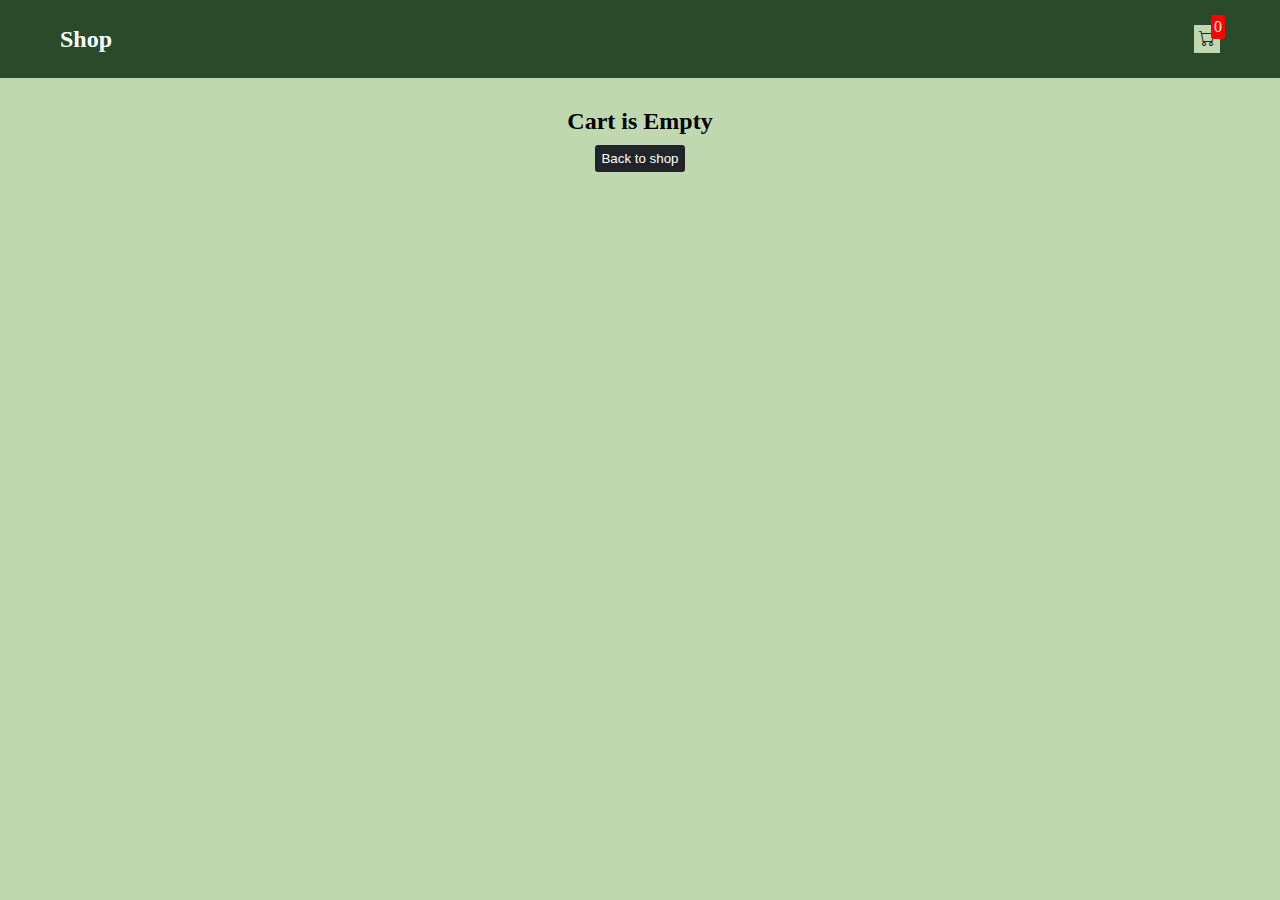
<file: cartPage.html>
<!DOCTYPE html>
<html lang="en">
<head>
    <meta charset="UTF-8">
    <meta name="viewport" content="width=device-width, initial-scale=1.0">
    <title>Store</title>
    <link rel="stylesheet" href="cartPage.css" />
    <link rel="stylesheet" href="https://cdn.jsdelivr.net/npm/bootstrap-icons@1.11.2/font/bootstrap-icons.min.css">
</head>
<body>
    <div class="navbar">
        <a href="indexPage.html">
          <h2 class="home-heading">Shop</h2>
        </a>
        <a href="cartPage.html">
          <div class="cart">
            <i class="bi bi-cart"></i>
            <div id="cartAmount" class="cartAmount">0</div>
          </div>
        </a>
      </div>
    <div id="label" class="text-center"></div>
    <div id="shopping-cart" class="shopping-cart"></div>
</body>
<script src="data.js"></script>
<script src="cart.js"></script>
</html>
</file>
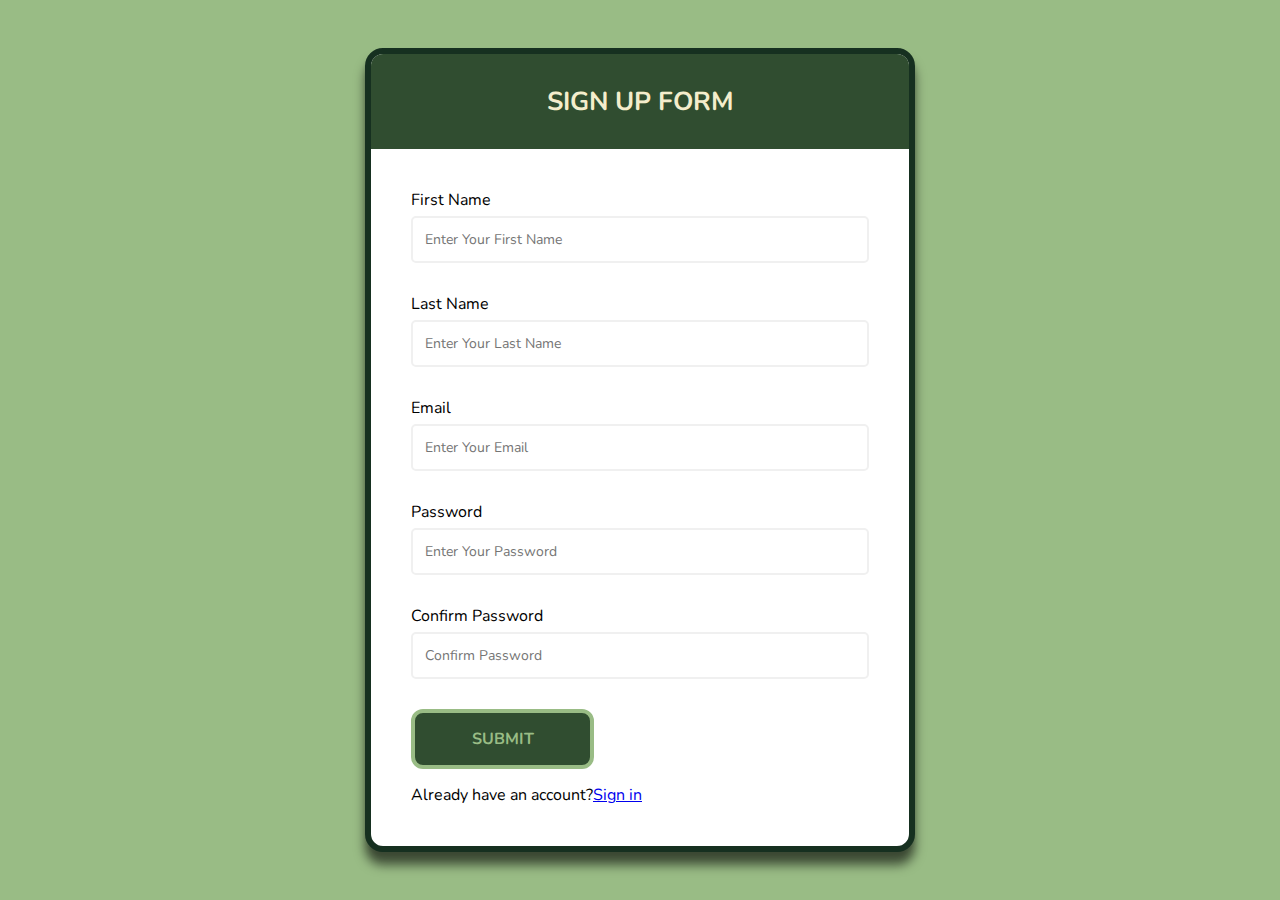
<file: createAccount.html>
<!DOCTYPE html>
<html lang="en">
<head>
    <meta charset="UTF-8">
    <meta http-equiv="X-UA-Compatible" content="IE=edge">
    <meta name="viewport" content="width=device-width, initial-scale=1.0">
    <title>Sign Up Form</title>
    <link rel="stylesheet" href="https://cdnjs.cloudflare.com/ajax/libs/font-awesome/5.10.0/css/all.min.css"
        integrity="sha512-PgQMlq+nqFLV4ylk1gwUOgm6CtIIXkKwaIHp/PAIWHzig/lKZSEGKEysh0TCVbHJXCLN7WetD8TFecIky75ZfQ=="
        crossorigin="anonymous" />
        
    <link rel="stylesheet" type="text/css" href="createAccount.css">  
</head>
<body>
    
    <div class="container">
        <div class="header">
            <h2>Sign Up Form</h2>
        </div>

        <form action="" class="form" id="signupForm">
            <div class="form-control">
                <label>First Name</label>
                <input type="text" name="" id="username" placeholder="Enter Your First Name" autocomplete="off">
                <i class="fas fa-check-circle"></i>
                <i class="fas fa-exclamation-circle"></i>
                <small>Error Message</small>
            </div>

            <div class="form-control">
                <label>Last Name</label>
                <input type="text" name="" id="lastname" placeholder="Enter Your Last Name" autocomplete="off" >
                <i class="fas fa-check-circle"></i>
                <i class="fas fa-exclamation-circle"></i>
                <small>Error Message</small>
            </div>

            <div class="form-control">
                <label>Email</label>
                <input type="text" name="" id="email" placeholder="Enter Your Email" autocomplete="off">
                <i class="fas fa-check-circle"></i>
                <i class="fas fa-exclamation-circle"></i>
                <small>Error Message</small>
            </div>

            <div class="form-control">
                <label>Password</label>
                <input type="password" name="" id="password" placeholder="Enter Your Password" autocomplete="off">
                <i class="fas fa-check-circle"></i>
                <i class="fas fa-exclamation-circle"></i>
                <small>Error Message</small>
            </div>

            <div class="form-control">
                <label>Confirm Password</label>
                <input type="password" name="" id="cpassword" placeholder="Confirm Password" autocomplete="off">
                <i class="fas fa-check-circle"></i>
                <i class="fas fa-exclamation-circle"></i>
                <small>Error Message</small>
            </div>
            <input type="submit" value="Submit" class="btn">
            <div class="card">
                <p>Already have an account?<a href="loginPage.html">Sign in</a></p>
            
        </form>
    </div>


    <script src="createAccount.js"></script>
</body>
</html>
</file>
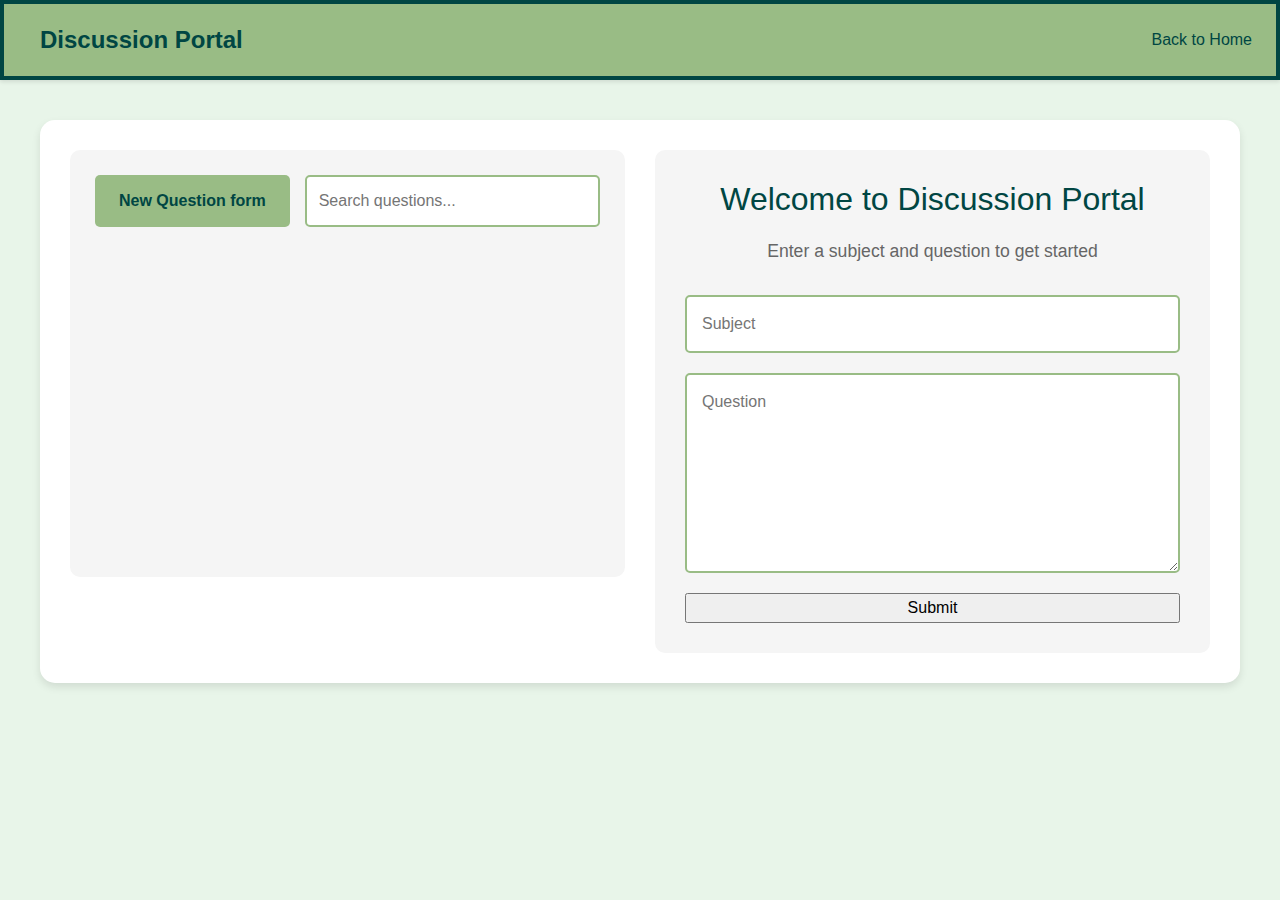
<file: forumPage.html>
<!DOCTYPE html>
<html>
    <head>
        <link href="https://use.fontawesome.com/releases/v5.0.1/css/all.css" rel="stylesheet">
        <link rel="stylesheet" href="https://stackpath.bootstrapcdn.com/bootstrap/4.5.2/css/bootstrap.min.css" integrity="sha384-JcKb8q3iqJ61gNV9KGb8thSsNjpSL0n8PARn9HuZOnIxN0hoP+VmmDGMN5t9UJ0Z" crossorigin="anonymous" />
        <script src="https://code.jquery.com/jquery-3.5.1.slim.min.js" integrity="sha384-DfXdz2htPH0lsSSs5nCTpuj/zy4C+OGpamoFVy38MVBnE+IbbVYUew+OrCXaRkfj" crossorigin="anonymous"></script>
        <script src="https://cdn.jsdelivr.net/npm/popper.js@1.16.1/dist/umd/popper.min.js" integrity="sha384-9/reFTGAW83EW2RDu2S0VKaIzap3H66lZH81PoYlFhbGU+6BZp6G7niu735Sk7lN" crossorigin="anonymous"></script>
        <script src="https://stackpath.bootstrapcdn.com/bootstrap/4.5.2/js/bootstrap.min.js" integrity="sha384-B4gt1jrGC7Jh4AgTPSdUtOBvfO8shuf57BaghqFfPlYxofvL8/KUEfYiJOMMV+rV" crossorigin="anonymous"></script>
        <title>Discussion App</title>
        <link rel="stylesheet" href="https://use.fontawesome.com/releases/v5.15.2/css/all.css" integrity="sha384-vSIIfh2YWi9wW0r9iZe7RJPrKwp6bG+s9QZMoITbCckVJqGCCRhc+ccxNcdpHuYu" crossorigin="anonymous">
        <style>
            body {
                background-color: #E8F5E9;
                font-family: 'Segoe UI', Tahoma, Geneva, Verdana, sans-serif;
                margin: 0;
                padding: 0;
                min-height: 100vh;
            }
            .navbar {
                background-color: #99BC85 !important;
                border: solid;
                border-color: #004643;
                border-width: 4px;
                box-shadow: 0 2px 4px rgba(0,0,0,0.1);
            }
            .navbar-brand {
                color: #004643 !important;
                font-weight: bold;
                font-size: 1.5rem;
                padding: 10px 20px;
            }
            .nav-link {
                color: #004643 !important;
                font-weight: 500;
                transition: color 0.3s ease;
                padding: 10px 20px;
            }
            .nav-link:hover {
                color: #2E7D32 !important;
            }
            .app_body {
                max-width: 1200px;
                margin: 40px auto;
                padding: 30px;
                display: grid;
                grid-template-columns: 1fr 1fr;
                gap: 30px;
                background-color: white;
                border-radius: 15px;
                box-shadow: 0 4px 8px rgba(0,0,0,0.1);
            }
            .activity {
                background-color: #F5F5F5;
                padding: 25px;
                border-radius: 10px;
                height: fit-content;
            }
            .actions {
                display: flex;
                gap: 15px;
                margin-bottom: 25px;
            }
            .actions button {
                background-color: #99BC85;
                color: #004643;
                border: none;
                padding: 12px 24px;
                border-radius: 5px;
                cursor: pointer;
                font-weight: bold;
                transition: all 0.3s ease;
            }
            .actions button:hover {
                background-color: #7FA66E;
                transform: translateY(-2px);
            }
            .actions input {
                flex: 1;
                padding: 12px;
                border: 2px solid #99BC85;
                border-radius: 5px;
                font-size: 1rem;
            }
            .questions {
                min-height: 300px;
            }
            .questions ul {
                list-style: none;
                padding: 0;
                margin: 0;
            }
            .question_form {
                background-color: #F5F5F5;
                padding: 30px;
                border-radius: 10px;
                height: fit-content;
            }
            .new_form h1 {
                color: #004643;
                margin-bottom: 20px;
                text-align: center;
                font-size: 2rem;
            }
            .new_form p {
                color: #666;
                text-align: center;
                margin-bottom: 30px;
                font-size: 1.1rem;
            }
            .new_form form {
                display: flex;
                flex-direction: column;
                gap: 20px;
            }
            .new_form input[type="text"] {
                padding: 15px;
                border: 2px solid #99BC85;
                border-radius: 5px;
                font-size: 1rem;
                transition: border-color 0.3s ease;
            }
            .new_form input[type="text"]:focus {
                border-color: #004643;
                outline: none;
            }
            .new_form textarea {
                padding: 15px;
                border: 2px solid #99BC85;
                border-radius: 5px;
                min-height: 200px;
                font-size: 1rem;
                resize: vertical;
                transition: border-color 0.3s ease;
            }
            .new_form textarea:focus {
                border-color: #004643;
                outline: none;
            }
            .login-button {
                background-color: #99BC85;
                color: #004643;
                border: none;
                padding: 15px;
                border-radius: 5px;
                cursor: pointer;
                font-weight: bold;
                font-size: 1.1rem;
                transition: all 0.3s ease;
                width: 100%;
            }
            .login-button:hover {
                background-color: #7FA66E;
                transform: translateY(-2px);
            }
            #not_found {
                text-align: center;
                color: #666;
                padding: 20px;
                background-color: #FFF3E0;
                border-radius: 5px;
                margin-top: 20px;
            }
            @media (max-width: 992px) {
                .app_body {
                    grid-template-columns: 1fr;
                    margin: 20px;
                    padding: 20px;
                }
                .actions {
                    flex-direction: column;
                }
                .actions button {
                    width: 100%;
                }
            }
        </style>
    </head>
    <body>
        <nav class="navbar navbar-expand-lg navbar-light">
            <a class="navbar-brand" href="#">
                Discussion Portal
            </a>
            <button class="navbar-toggler" type="button" data-toggle="collapse" data-target="#navbarNavAltMarkup" aria-controls="navbarNavAltMarkup" aria-expanded="false" aria-label="Toggle navigation">
              <span class="navbar-toggler-icon"></span>
            </button>
            <div class="collapse navbar-collapse" id="navbarNavAltMarkup">
              <div class="navbar-nav ml-auto">
                <a class="nav-link active" href="index.html">
                    Back to Home
                  <span class="sr-only">(current)</span>
                </a>
              </div>
            </div>
        </nav>
        <div class="app_body">
            <div class="activity">
                <div class="actions">
                    <button> New Question form </button>
                    <input type="text" placeholder="Search questions..." />
                </div>
                <div class="questions">
                    <ul>
                        <div id="not_found" class="filtered_out">No match found</div>
                    </ul>
                </div>
            </div>
            <div class="question_form">
                <div class="new_form">
                    <h1>Welcome to Discussion Portal</h1>
                    <p>Enter a subject and question to get started</p>
                    <form>
                        <input type="text" name="subject" placeholder="Subject" required />
                        <textarea name="question" placeholder="Question" required></textarea>
                        <button type="submit" class="login-button">Submit</button>
                    </form>
                </div>
            </div>
        </div>
        <script src="forumPage.js"></script>
    </body>
</html>
</file>
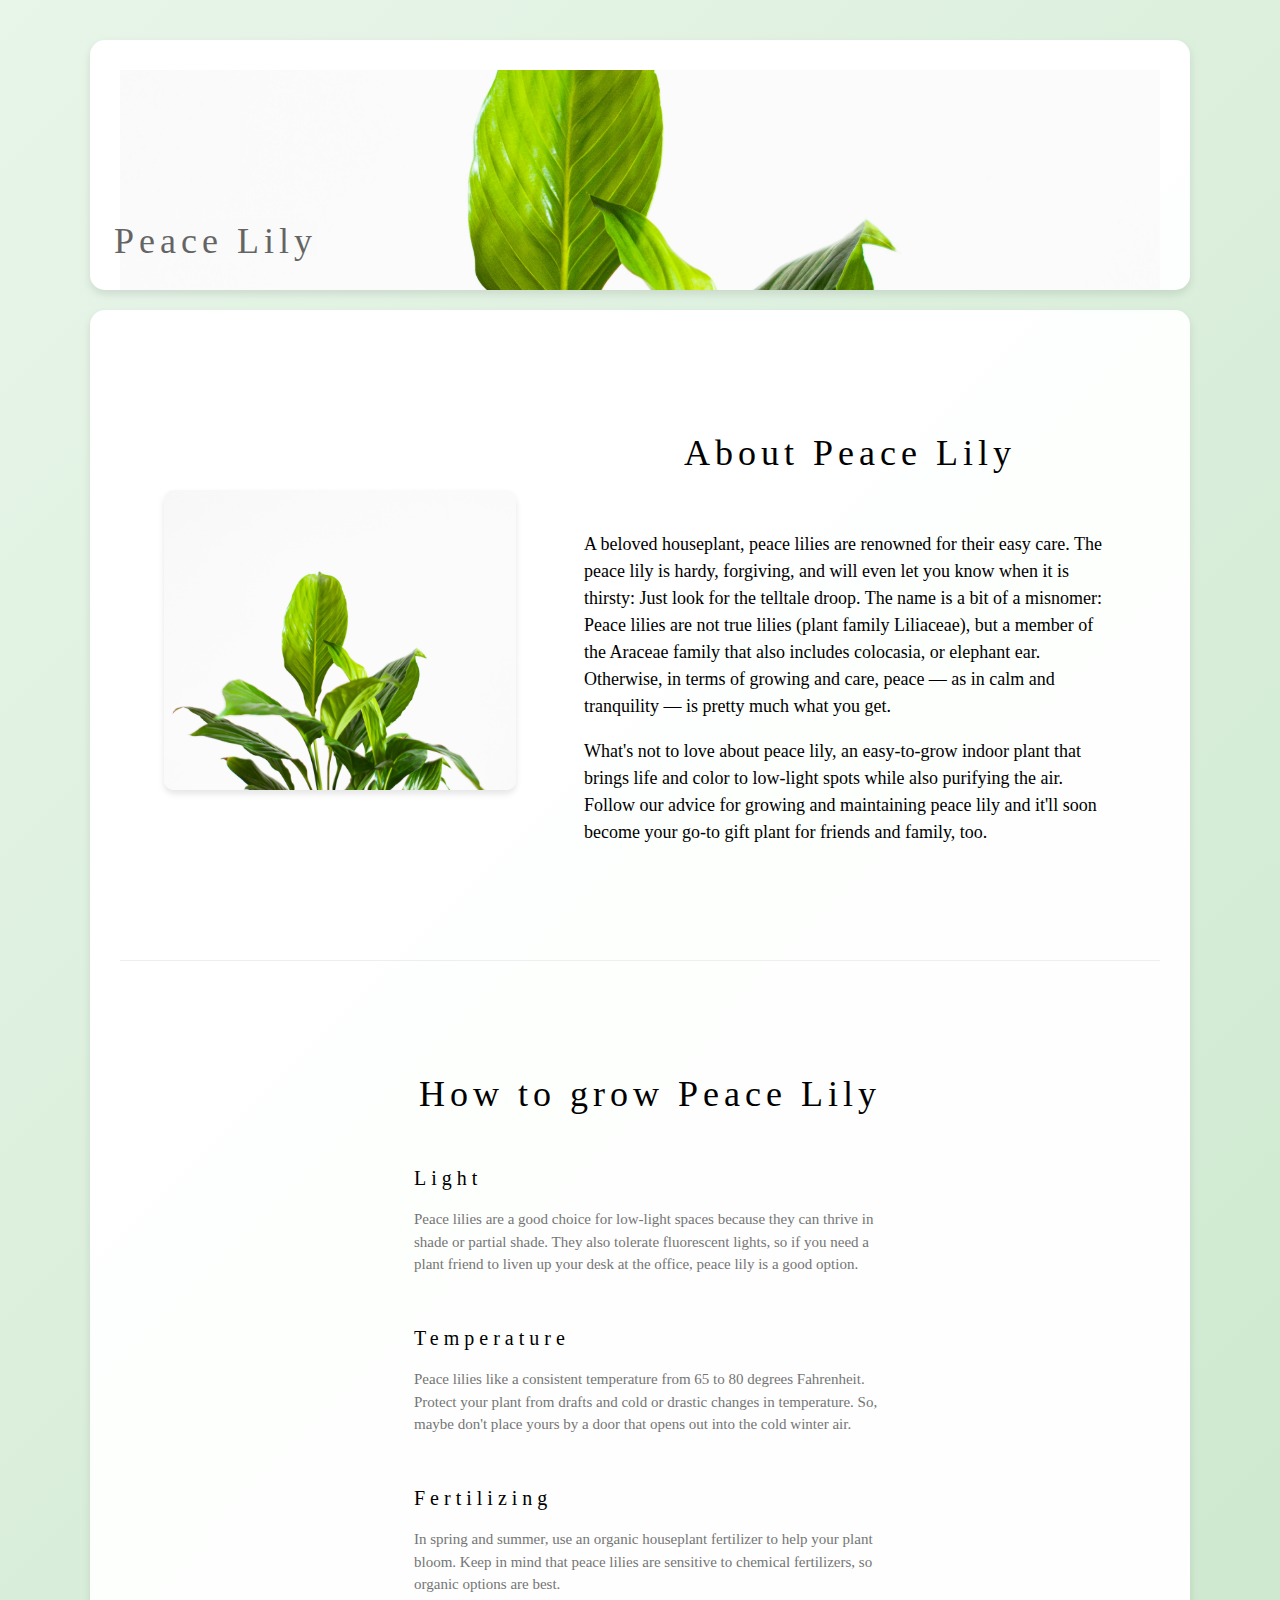
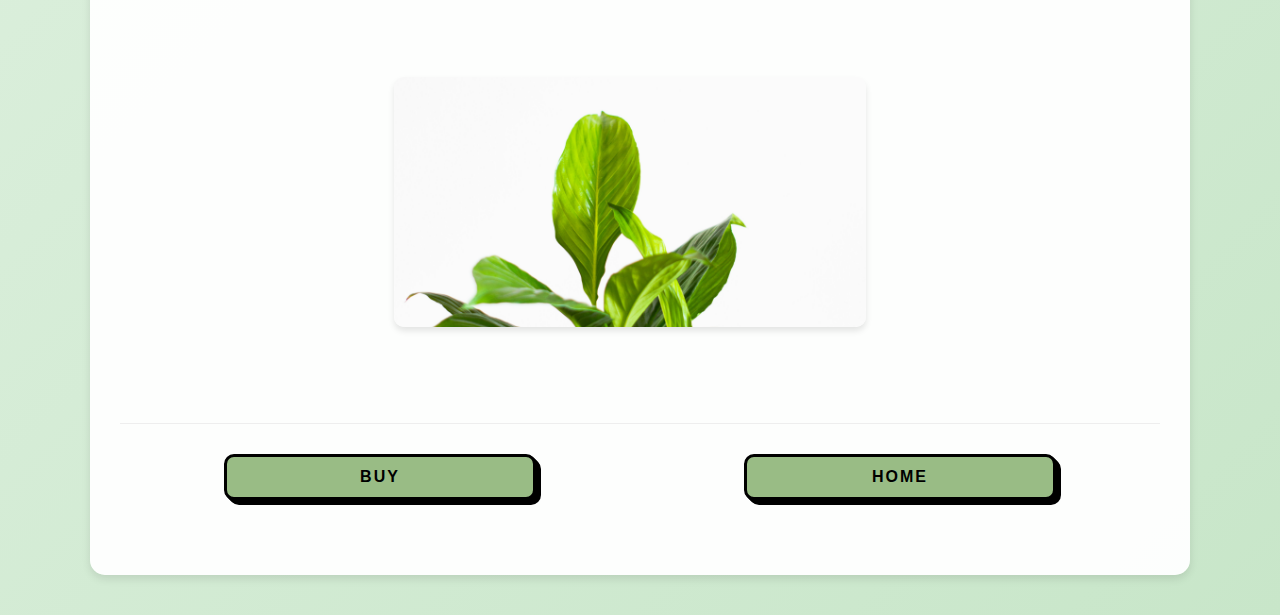
<file: peaceLilyPage.html>
<!DOCTYPE html>
<html>
<head>
<title>Peace Lily</title>
<meta charset="UTF-8">
<meta name="viewport" content="width=device-width, initial-scale=1">
<link rel="stylesheet" href="https://www.w3schools.com/w3css/4/w3.css">
<style>
body {
    font-family: "Times New Roman", Georgia, Serif;
    background: linear-gradient(135deg, #E8F5E9 0%, #C8E6C9 100%);
    margin: 0;
    padding: 20px;
    min-height: 100vh;
}

h1, h2, h3, h4, h5, h6 {
    font-family: "Playfair Display";
    letter-spacing: 5px;
}

/* Header image - reduced size */
.w3-display-container {
    position: relative;
    margin-bottom: 30px;
    height: 250px;
    overflow: hidden;
}

.w3-image {
    width: 100%;
    height: 250px;
    object-fit: cover;
    display: block;
}

/* Content area styling */
.w3-content {
    background-color: rgba(255, 255, 255, 0.95);
    border-radius: 15px;
    padding: 30px;
    margin: 20px auto;
    box-shadow: 0 4px 8px rgba(0,0,0,0.1);
    max-width: 1100px !important;
}

/* About section image - significantly reduced size */
.w3-col.m6.w3-padding-large.w3-hide-small {
    max-width: 400px;
}

.w3-col.m6.w3-padding-large.w3-hide-small img {
    width: 100%;
    height: 300px;
    object-fit: cover;
    border-radius: 10px;
    box-shadow: 0 4px 6px rgba(0,0,0,0.1);
}

/* Menu section image - reduced size */
.w3-col.l6.w3-padding-large img {
    width: 100%;
    height: 250px;
    object-fit: cover;
    border-radius: 10px;
    box-shadow: 0 4px 6px rgba(0,0,0,0.1);
}

/* Content layout improvements */
.w3-row {
    display: flex;
    flex-wrap: wrap;
    align-items: center;
    justify-content: center;
    gap: 20px;
}

.w3-col.m6.w3-padding-large {
    flex: 1;
    min-width: 300px;
    max-width: 600px;
}

.login-button {
    border-radius: 10px;
    width: 30%; 
    font-family: "Open Sans", sans-serif;
    font-weight: bold;
    font-size: 16px;
    letter-spacing: 2px; 
    background-color: #99BC85; 
    text-transform: uppercase;
    color: #000;
    cursor: pointer;
    border: 3px solid;
    padding: 0.5em 0.4em;
    box-shadow: 1px 1px , 2px 2px , 3px 3px , 4px 4px , 5px 5px;
    touch-action: manipulation;
    margin-bottom: 15px;
}

.wrap { 
    display: flex; 
    justify-content: space-around; 
    align-items: center;
    margin: 30px 0;
}

.login-button:hover {
    color: #99BC85;
    background-color: #001e1d;
}

@media (max-width: 768px) {
    .w3-col.m6.w3-padding-large.w3-hide-small {
        display: block;
        max-width: 100%;
    }
    
    .w3-col.m6.w3-padding-large.w3-hide-small img {
        height: 250px;
    }
    
    .w3-content {
        padding: 15px;
    }
}
</style>
</head>
<body>

<!-- Header -->
<header class="w3-display-container w3-content w3-wide" style="max-width:100%;" id="home">
  <img class="w3-image" src="peacelily.jpg" alt="Peace Lily" width="1600" height="250">
  <div class="w3-display-bottomleft w3-padding-large w3-opacity">
    <h1 class="w3-xxlarge">Peace Lily</h1>
  </div>
</header>

<!-- Page content -->
<div class="w3-content" style="max-width:1100px">

  <!-- About Section -->
  <div class="w3-row w3-padding-64" id="about">
    <div class="w3-col m6 w3-padding-large w3-hide-small">
     <img src="peacelily.jpg" class="w3-round w3-image" alt="Peace Lily" width="600" height="300">
    </div>

    <div class="w3-col m6 w3-padding-large">
      <h1 class="w3-center">About Peace Lily</h1><br>
      <p class="w3-large">A beloved houseplant, peace lilies are renowned for their easy care. The peace lily is hardy, forgiving, and will even let you know when it is thirsty: Just look for the telltale droop. The name is a bit of a misnomer: Peace lilies are not true lilies (plant family Liliaceae), but a member of the Araceae family that also includes colocasia, or elephant ear. Otherwise, in terms of growing and care, peace — as in calm and tranquility — is pretty much what you get.</p>
      <p class="w3-large w3-hide-medium">What's not to love about peace lily, an easy-to-grow indoor plant that brings life and color to low-light spots while also purifying the air. Follow our advice for growing and maintaining peace lily and it'll soon become your go-to gift plant for friends and family, too.</p>
    </div>
  </div>
  
  <hr>
  
  <!-- Menu Section -->
  <div class="w3-row w3-padding-64" id="menu">
    <div class="w3-col l6 w3-padding-large">
      <h1 class="w3-center">How to grow Peace Lily</h1><br>
      <h4>Light</h4>
      <p class="w3-text-grey">Peace lilies are a good choice for low-light spaces because they can thrive in shade or partial shade. They also tolerate fluorescent lights, so if you need a plant friend to liven up your desk at the office, peace lily is a good option.</p><br>
    
      <h4>Temperature</h4>
      <p class="w3-text-grey">Peace lilies like a consistent temperature from 65 to 80 degrees Fahrenheit. Protect your plant from drafts and cold or drastic changes in temperature. So, maybe don't place yours by a door that opens out into the cold winter air.</p><br>
    
      <h4>Fertilizing</h4>
      <p class="w3-text-grey">In spring and summer, use an organic houseplant fertilizer to help your plant bloom. Keep in mind that peace lilies are sensitive to chemical fertilizers, so organic options are best. </p><br>  
    </div>
    
    <div class="w3-col l6 w3-padding-large">
      <img src="peacelily.jpg" class="w3-round w3-image" alt="Peace Lily Care" style="width:100%">
    </div>
  </div>

  <hr>
  <div class="wrap"> 
    <button class="login-button" onclick="location.href='indexPage.html'">
          Buy 
    </button>
    <button class="login-button" onclick="location.href='index.html'">
        Home 
    </button>
  </div> 
  
<!-- End page content -->
</div>

</body>
</html>
</file>
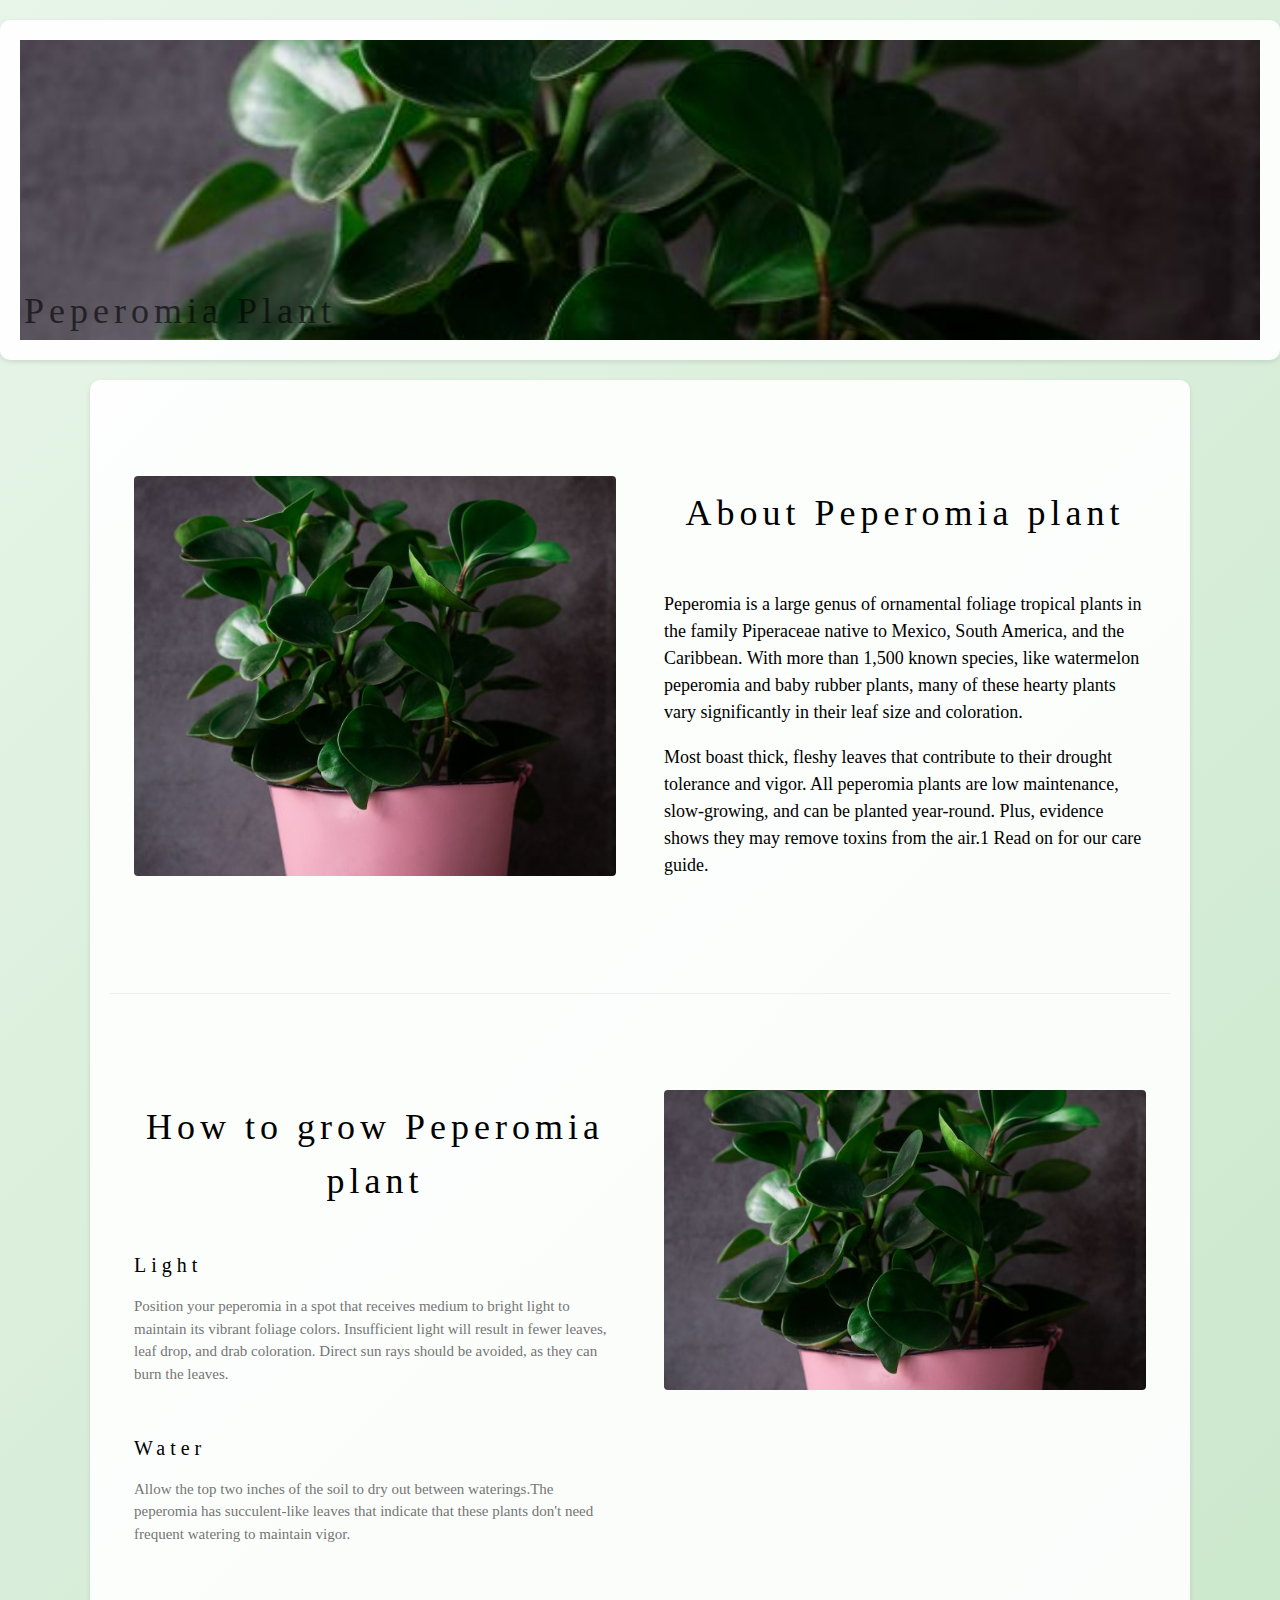
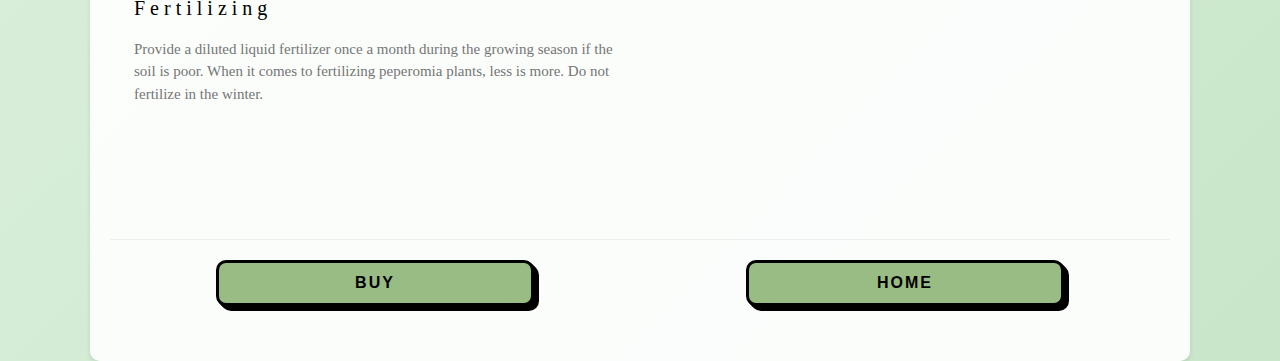
<file: peperomiaPage.html>
<!DOCTYPE html>
<html>
<head>
<title>Peperomia page</title>
<meta charset="UTF-8">
<meta name="viewport" content="width=device-width, initial-scale=1">
<link rel="stylesheet" href="https://www.w3schools.com/w3css/4/w3.css">
<style>
body {
    font-family: "Times New Roman", Georgia, Serif;
    background: linear-gradient(135deg, #E8F5E9 0%, #C8E6C9 100%); /* Light green gradient background */
    margin: 0;
    padding: 0;
}

h1, h2, h3, h4, h5, h6 {
    font-family: "Playfair Display";
    letter-spacing: 5px;
}

/* Header image size adjustment */
.w3-image {
    width: 100%;
    height: 300px; /* Reduced from 400px */
    object-fit: cover;
}

/* About section image size adjustment */
.w3-round.w3-image {
    width: 100%;
    height: 400px; /* Reduced from 600px */
    object-fit: cover;
}

/* Menu section image size adjustment */
.w3-col.l6 .w3-round.w3-image {
    width: 100%;
    height: 300px; /* Reduced from original size */
    object-fit: cover;
}

.login-button {
    border-radius: 10px;
    width: 30%; 
    font-family: "Open Sans", sans-serif;
    font-weight: bold;
    font-size: 16px;
    letter-spacing: 2px; 
    background-color: #99BC85; 
    text-transform: uppercase;
    color: #000;
    cursor: pointer;
    border: 3px solid;
    padding: 0.5em 0.4em;
    box-shadow: 1px 1px , 2px 2px , 3px 3px , 4px 4px , 5px 5px;
    touch-action: manipulation;
    margin-bottom: 15px;
}

.wrap { 
    display: flex; 
    justify-content: space-around; 
    align-items: center;
    margin-bottom: 20px; 
}

.login-button:hover {
    color: #99BC85;
    background-color: #001e1d;
}

/* Content background */
.w3-content {
    background-color: rgba(255, 255, 255, 0.9);
    border-radius: 10px;
    padding: 20px;
    margin-top: 20px;
    box-shadow: 0 2px 5px rgba(0,0,0,0.1);
}
</style>
</head>
<body>

<!-- Header -->
<header class="w3-display-container w3-content w3-wide" style="max-width:100%;" id="home">
  <img class="w3-image" src="Peperomia-Green-1.jpg" alt="Peperomia Plant" width="1600" height="200">
  <div class="w3-display-bottomleft w3-padding-large w3-opacity">
    <h1 class="w3-xxlarge">Peperomia Plant</h1>
  </div>
</header>

<!-- Page content -->
<div class="w3-content" style="max-width:1100px">

  <!-- About Section -->
  <div class="w3-row w3-padding-64" id="about">
    <div class="w3-col m6 w3-padding-large w3-hide-small">
     <img src="Peperomia-Green-1.jpg" class="w3-round w3-image" alt="Peperomia Plant" width="600" height="750">
    </div>

    <div class="w3-col m6 w3-padding-large">
      <h1 class="w3-center">About Peperomia plant</h1><br>
      <p class="w3-large">Peperomia is a large genus of ornamental foliage tropical plants in the family Piperaceae native to Mexico, South America, and the Caribbean. With more than 1,500 known species, like watermelon peperomia and baby rubber plants, many of these hearty plants vary significantly in their leaf size and coloration. </p>
      <p class="w3-large w3-hide-medium">Most boast thick, fleshy leaves that contribute to their drought tolerance and vigor. All peperomia plants are low maintenance, slow-growing, and can be planted year-round. Plus, evidence shows they may remove toxins from the air.1 Read on for our care guide.</p>
    </div>
  </div>
  
  <hr>
  
  <!-- Menu Section -->
  <div class="w3-row w3-padding-64" id="menu">
    <div class="w3-col l6 w3-padding-large">
      <h1 class="w3-center">How to grow Peperomia plant</h1><br>
      <h4>Light</h4>
      <p class="w3-text-grey">Position your peperomia in a spot that receives medium to bright light to maintain its vibrant foliage colors. Insufficient light will result in fewer leaves, leaf drop, and drab coloration. Direct sun rays should be avoided, as they can burn the leaves.</p><br>
    
      <h4>Water</h4>
      <p class="w3-text-grey">Allow the top two inches of the soil to dry out between waterings.The peperomia has succulent-like leaves that indicate that these plants don't need frequent watering to maintain vigor.</p><br>
    
      <h4>Fertilizing</h4>
      <p class="w3-text-grey">Provide a diluted liquid fertilizer once a month during the growing season if the soil is poor. When it comes to fertilizing peperomia plants, less is more. Do not fertilize in the winter. </p><br>  
    </div>
    
    <div class="w3-col l6 w3-padding-large">
      <img src="Peperomia-Green-1.jpg" class="w3-round w3-image" alt="Peperomia Plant Care" style="width:100%">
    </div>
  </div>

  <hr>
  <div class="wrap"> 
    <button class="login-button" onclick="location.href='indexPage.html'">
          Buy 
    </button>
    <button class="login-button" onclick="location.href='index.html'">
        Home 
    </button>
  </div> 
  
<!-- End page content -->
</div>

</body>
</html>
</file>
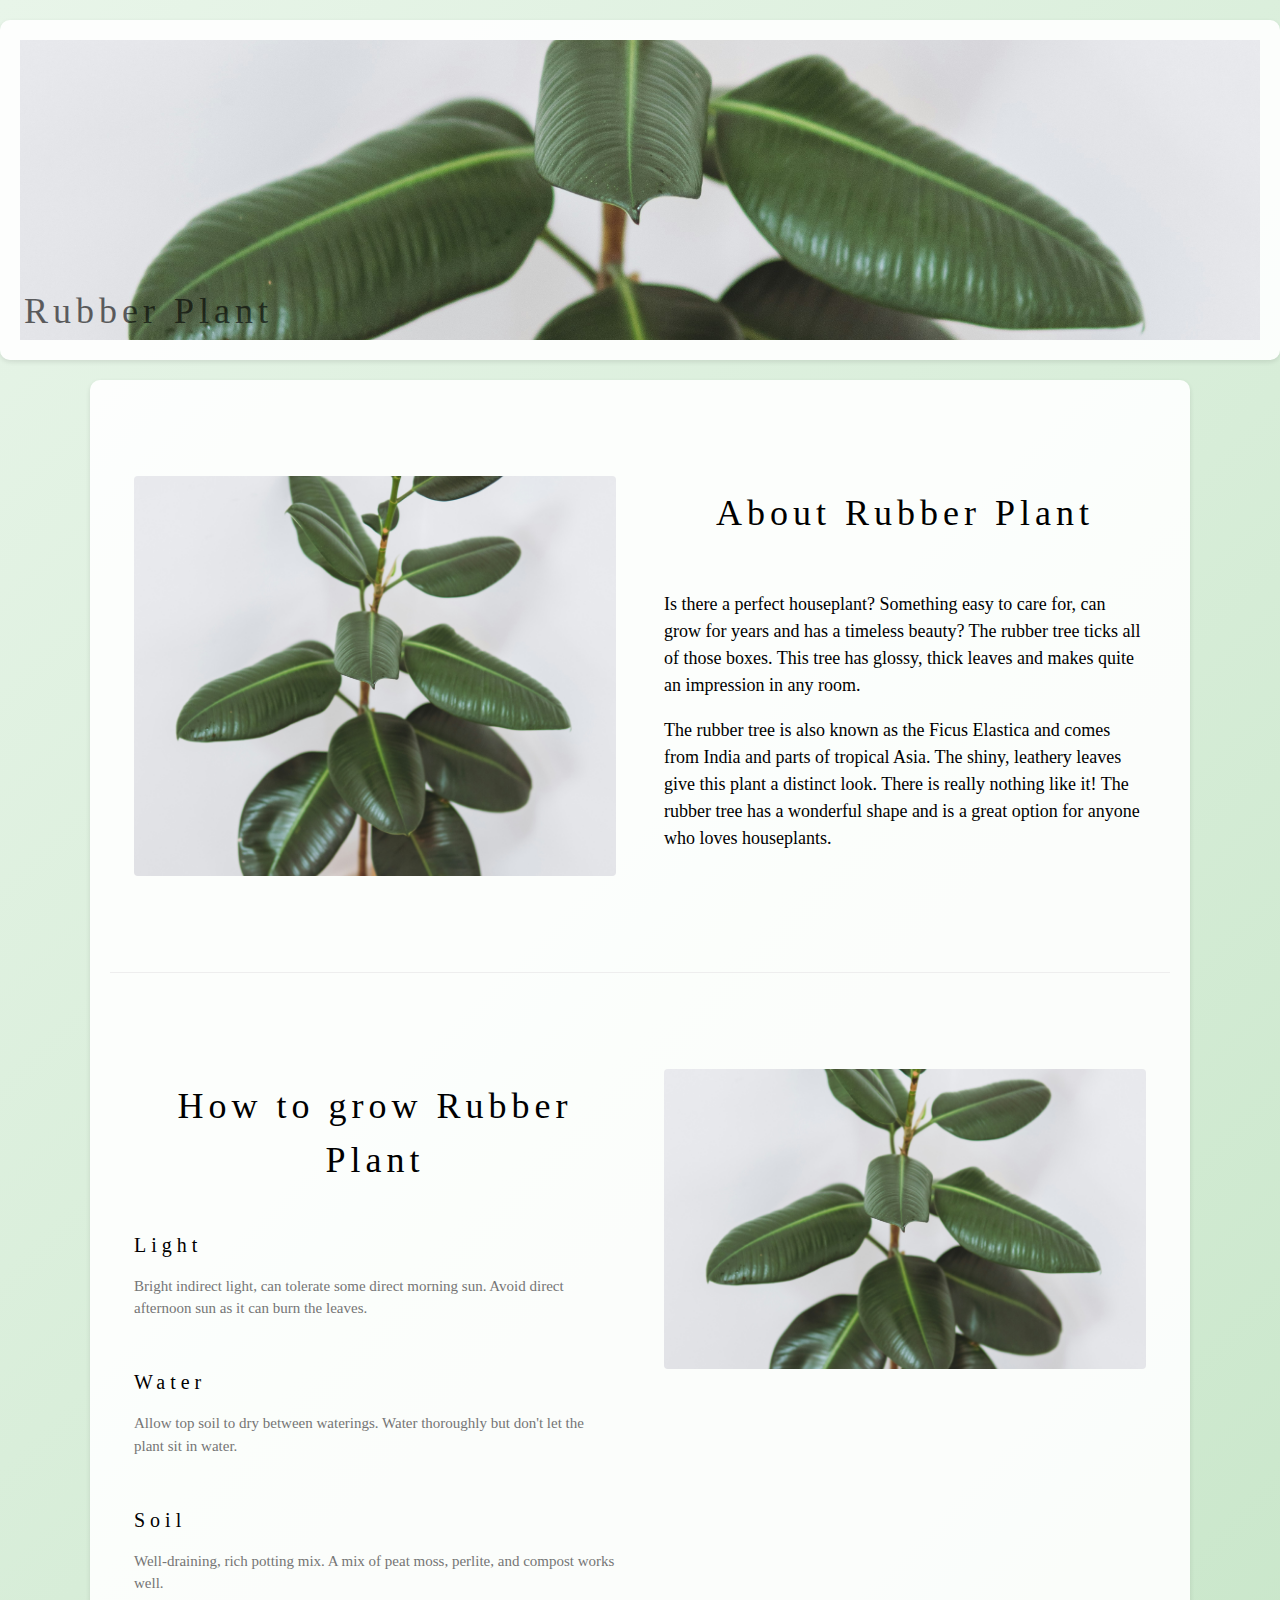
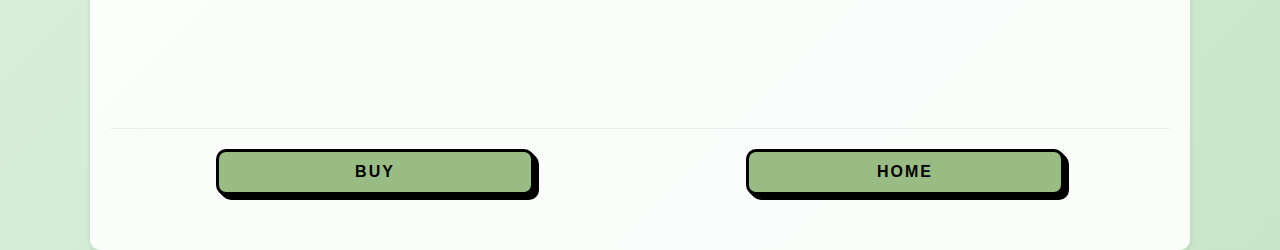
<file: rubberPage.html>
<!DOCTYPE html>
<html>
<head>
<title>Rubber Plant Care Guide</title>
<meta charset="UTF-8">
<meta name="viewport" content="width=device-width, initial-scale=1">
<link rel="stylesheet" href="https://www.w3schools.com/w3css/4/w3.css">
<style>
body {
    font-family: "Times New Roman", Georgia, Serif;
    background: linear-gradient(135deg, #E8F5E9 0%, #C8E6C9 100%); /* Light green gradient background */
    margin: 0;
    padding: 0;
}

h1, h2, h3, h4, h5, h6 {
    font-family: "Playfair Display";
    letter-spacing: 5px;
}

/* Header image size adjustment */
.w3-image {
    width: 100%;
    height: 300px; /* Reduced from 400px */
    object-fit: cover;
}

/* About section image size adjustment */
.w3-round.w3-image {
    width: 100%;
    height: 400px; /* Reduced from 600px */
    object-fit: cover;
}

/* Menu section image size adjustment */
.w3-col.l6 .w3-round.w3-image {
    width: 100%;
    height: 300px; /* Reduced from original size */
    object-fit: cover;
}

.login-button {
    border-radius: 10px;
    width: 30%; 
    font-family: "Open Sans", sans-serif;
    font-weight: bold;
    font-size: 16px;
    letter-spacing: 2px; 
    background-color: #99BC85; 
    text-transform: uppercase;
    color: #000;
    cursor: pointer;
    border: 3px solid;
    padding: 0.5em 0.4em;
    box-shadow: 1px 1px , 2px 2px , 3px 3px , 4px 4px , 5px 5px;
    touch-action: manipulation;
    margin-bottom: 15px;
}

.wrap { 
    display: flex; 
    justify-content: space-around; 
    align-items: center;
    margin-bottom: 20px; 
}

.login-button:hover {
    color: #99BC85;
    background-color: #001e1d;
}

/* Content background */
.w3-content {
    background-color: rgba(255, 255, 255, 0.9);
    border-radius: 10px;
    padding: 20px;
    margin-top: 20px;
    box-shadow: 0 2px 5px rgba(0,0,0,0.1);
}
</style>
</head>
<body>

<!-- Header -->
<header class="w3-display-container w3-content w3-wide" style="max-width:100%;" id="home">
  <img class="w3-image" src="Rubberplant.jpg" alt="Rubber Plant" width="1600" height="200">
  <div class="w3-display-bottomleft w3-padding-large w3-opacity">
    <h1 class="w3-xxlarge">Rubber Plant</h1>
  </div>
</header>

<!-- Page content -->
<div class="w3-content" style="max-width:1100px">

  <!-- About Section -->
  <div class="w3-row w3-padding-64" id="about">
    <div class="w3-col m6 w3-padding-large w3-hide-small">
     <img src="Rubberplant.jpg" class="w3-round w3-image" alt="Rubber Plant" width="600" height="750">
    </div>

    <div class="w3-col m6 w3-padding-large">
      <h1 class="w3-center">About Rubber Plant</h1><br>
      <p class="w3-large">Is there a perfect houseplant? Something easy to care for, can grow for years and has a timeless beauty? The rubber tree ticks all of those boxes. This tree has glossy, thick leaves and makes quite an impression in any room.</p>
      <p class="w3-large w3-hide-medium">The rubber tree is also known as the Ficus Elastica and comes from India and parts of tropical Asia. The shiny, leathery leaves give this plant a distinct look. There is really nothing like it! The rubber tree has a wonderful shape and is a great option for anyone who loves houseplants.</p>
    </div>
  </div>
  
  <hr>
  
  <!-- Menu Section -->
  <div class="w3-row w3-padding-64" id="menu">
    <div class="w3-col l6 w3-padding-large">
      <h1 class="w3-center">How to grow Rubber Plant</h1><br>
      <h4>Light</h4>
      <p class="w3-text-grey">Bright indirect light, can tolerate some direct morning sun. Avoid direct afternoon sun as it can burn the leaves.</p><br>
    
      <h4>Water</h4>
      <p class="w3-text-grey">Allow top soil to dry between waterings. Water thoroughly but don't let the plant sit in water.</p><br>
    
      <h4>Soil</h4>
      <p class="w3-text-grey">Well-draining, rich potting mix. A mix of peat moss, perlite, and compost works well.</p><br>  
    </div>
    
    <div class="w3-col l6 w3-padding-large">
      <img src="Rubberplant.jpg" class="w3-round w3-image" alt="Rubber Plant Care" style="width:100%">
    </div>
  </div>

  <hr>
  <div class="wrap"> 
    <button class="login-button" onclick="location.href='indexPage.html'">
          Buy 
    </button>
    <button class="login-button" onclick="location.href='index.html'">
        Home 
    </button>
  </div> 
  
<!-- End page content -->
</div>

</body>
</html>
</file>
<file: cartPage.css>
/**
* ! Changing default styles of the browser
**/

*{
    background-color: #BFD8AF;
    margin: 0;
    padding: 0;
    box-sizing:border-box;    
}

body{
    font-family: sans-serifT;
}

i{
    cursor: pointer;
}

a{
    text-decoration: none;
    color: white;
}

/**
* Navbar styles are here
**/
.home-heading{
    background-color: #294B29;
}
.navbar{
    background-color: #294B29;
    padding: 25px 60px;
    display: flex;
    justify-content: space-between;
    margin-bottom: 30px;
    align-items:center;
}

.cart{
    position: relative;
    color: #212529;
    padding: 5px;
    font: 30px;
    border-radius: 5px;    
}

.cartAmount{
    font-size: 16px;
    background-color: red;
    color: white;
    position: absolute;
    top: -10px;
    right: -5px;
    padding: 3px;
    border-radius: 3px;
}

/**
* ! Shop items styles are here  
**/

.shop{
    display: grid;
    grid-template-columns: repeat(4,223px);
    gap: 30px;
    justify-content: center;
    margin-bottom: 50px;
}

@media (max-width:1000px){
    .shop{
        grid-template-columns: repeat(2,223px);
    }
}

@media (max-width:500px){
    .shop{
        grid-template-columns: repeat(1,223px);
    }
}

.item{
    border: 2px solid #212529;
    border-radius: 4px;
}

.item img{
    width: 100%;
    border-radius: 2px 2px 0 0;
}

.para{
    margin-top: 10px;
    height: 70px;
    overflow-y: scroll;
    margin-bottom: 10px;
}

.details{
    /* display: flex;
    flex-direction: column; */
    padding: 10px;
    gap: 10px;
    width: 100%;
}

.price-quantity{
    display: flex;
    flex-direction: row;
    justify-content: space-between;  
    align-items: center;  
}

.buttons{
    display: flex;
    flex-direction: row;
    gap: 8px;
    /* padding: 6px; */
    font-size: 16px;
}

.bi-dash-lg{
    color: red;
}

.bi-plus-lg{
    color: green;
}

/**
* ! style rule for label and some buttons
**/

.text-center{
    text-align:center;
    margin-bottom: 20px;
}

.homeBtn,.checkout,.removeAll{
    background-color: #212529;
    color:white;
    border:none;
    padding:6px;
    cursor: pointer;
    border-radius: 3px;
    margin-top: 10px;
}

.checkout{
    background-color: green;
}

.removeAll{
    background-color: red;
}

.bi-x-lg{
    color: red;
    font-weight: bold;
}

/**
* ! style rules for shopping cart
**/

.shopping-cart{
    display: grid;
    grid-template-columns: repeat(1,320px);
    justify-content: center;
    gap: 15px;
}

.cart-item{
    border: 2px solid #212529;
    border-radius: 5px;
    display: flex;
}

.title-price-x{
    display: flex;
    align-items: center;
    width:100%;
    justify-content: space-between;
}

.title-price{
    display: flex;
    gap: 10px;
    /* align-items: center; */
}

.cart-item-price{
    background-color: #212529;
    color: white;
    border-radius: 4px;
    padding: 3px 6px;
}
</file>
<file: createAccount.css>
@import url("https://fonts.googleapis.com/css2?family=Nunito:wght@200;300;400;500;600&display=swap");

*{
    margin: 0;
    padding: 0;
    box-sizing: border-box;
    font-family: 'Nunito', sans-serif;
}

body{
    background: #99BC85;
    display: flex;
    align-items: center;
    justify-content: center;
    min-height: 100vh;
}

.container{
    background-color: #fff;
    border-radius: 18px;
    overflow: hidden;
    box-shadow: 0 2.8px 2.2px rgba(0, 0, 0, 0.034), 0 6.7px 5.3px rgba(0,0,0,0.048), 0 12.8px 10.5px rgba(0,0,0,0.58) ;
    width: 550px;
    max-width: 100%;
    border: solid #163020 6px;
}

.header{
    background-color: #304D30;
    padding: 30px 0;
    color: #F4EDCC;
}

.header h2{
    color: #F4EDCC;
    font-size: 26px;
    text-transform: uppercase;
    text-align: center;
}

.form{
    padding: 40px;
}

.form-control{
    margin-bottom: 30px;
    position: relative;
}

.form-control label{
    display: inline-block;
    margin-bottom: 5px;
}

.form-control input{
    width: 100%;
    border: 2px solid #f0f0f0;
    font-size: 14px;
    border-radius: 5px;
    padding: 12px;
    display: block;
}

.form-control input:focus{
    outline: 0;
    border-color: #777;
}

.form-control.success input{
    border-color: #39df7e;
}

.form-control.error input{
    border-color: #df3434;
}

.form-control i {
    position: absolute;
    right: 12px;
    top: 40px;
    visibility: hidden;
}

.form-control.error small{
    visibility: visible;
}

.form-control small{
    color: #df3434;
    position: absolute;
    left: 0;
    visibility: hidden;
}

.form-control.success i.fa-check-circle{
    color: #39df7e;
    visibility: visible;
}

.form-control.error i.fa-exclamation-circle{
    color: #df3434;
    visibility: visible;
}

.form .btn{
    background: #304D30;
    outline: none;
    display: block;
    font-size: 16px;
    padding: 15px 0;
    margin-top: 10px;
    margin-bottom: 15px;
    width: 40%;
    color: #99BC85;
    font-weight: bold;
    text-transform: uppercase;
    border: solid 4px #99BC85;
    border-radius: 12px;

}

.form .btn:hover{
    background: #99BC85;
    color: #304D30;
    border: solid 4px #304D30;
}
</file>
